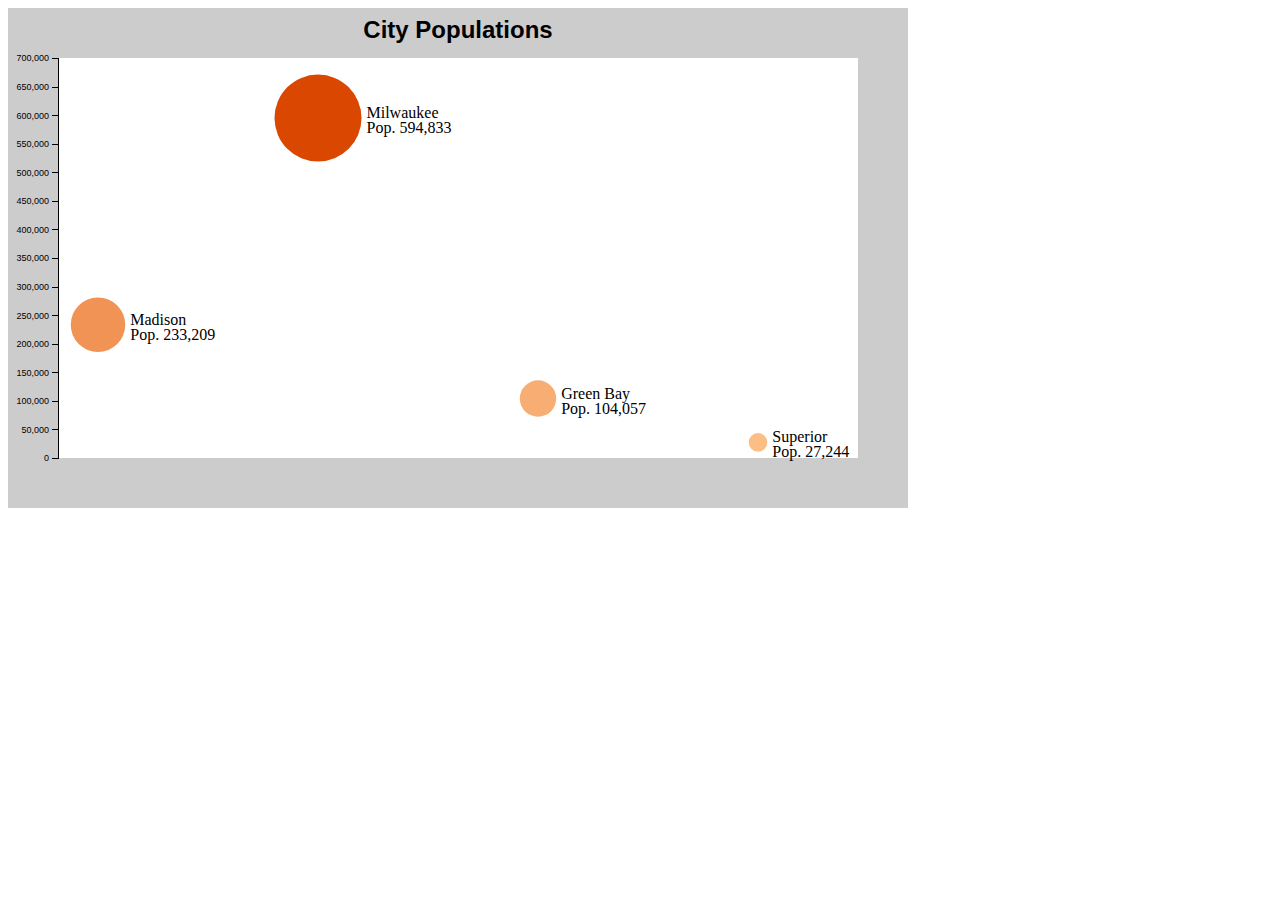
<file: chapter-8/index.html>
<!DOCTYPE html>
<html lang="en">

<head>
    <meta charset="utf-8">
    <meta name="viewport" content="width=device-width">

    <title></title>

    <!--put your external stylesheet links here-->
    <link rel="stylesheet" href="lib/leaflet/leaflet.css">
    <link rel="stylesheet" href="css/style.css">

</head>

<body>

    <div id="map"></div>


    <script type="text/javascript" src="lib/d3.min.js"></script>
    <script type="text/javascript" src="js/bubblechart.js"></script>

</body>

</html>
</file>
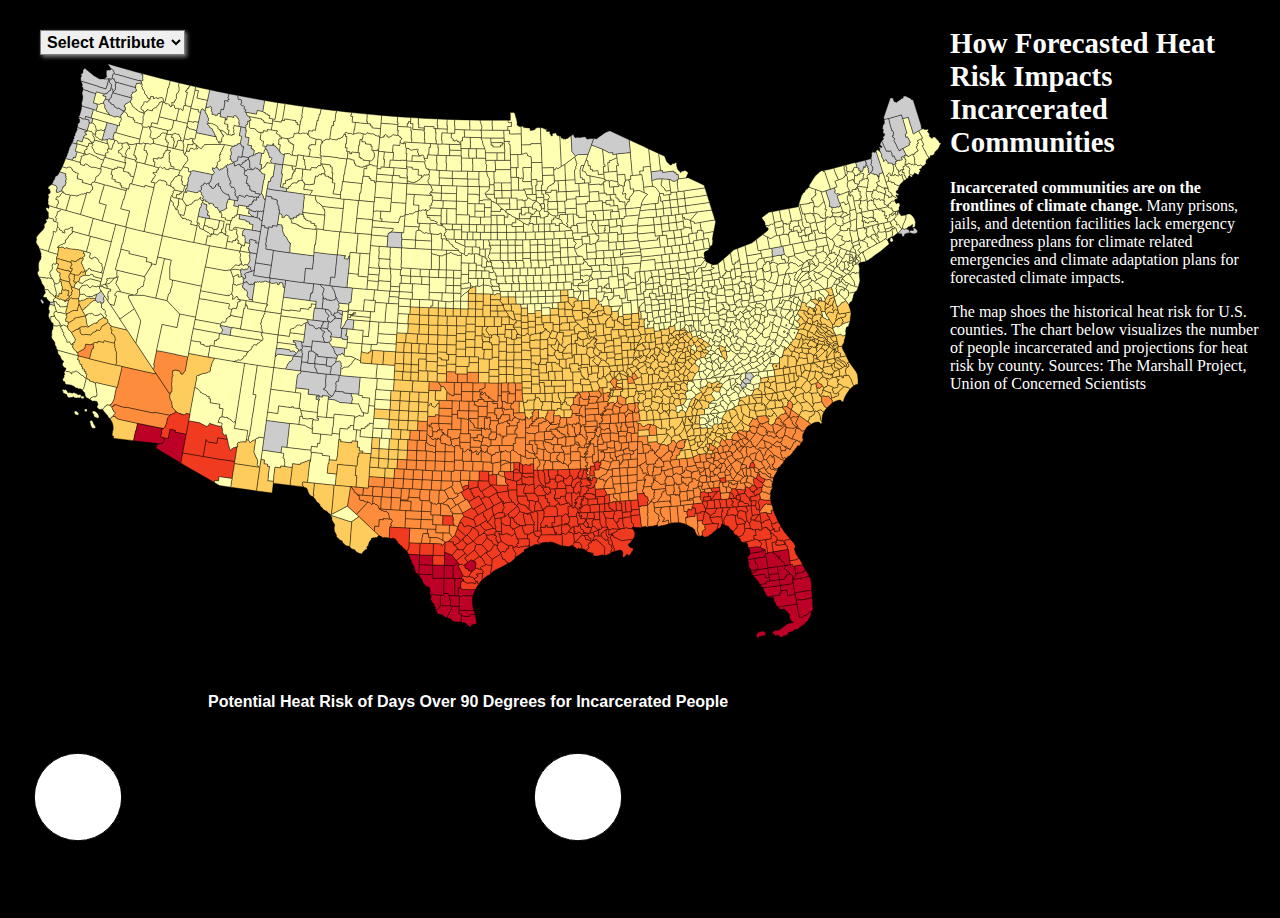
<file: chapter-9/index.html>
<!DOCTYPE html>
<html lang="en">

<head>
    <meta charset="utf-8">
    <meta name="viewport" content="width=device-width">

    <title></title>

    <!--put your external stylesheet links here-->
    <link rel="stylesheet" href="lib/leaflet/leaflet.css">
    <link rel="stylesheet" href="css/style.css">

</head>

<body>
    <div class="maphtml"></div>
    <div class="labellegend">
        <h1> How Forecasted Heat Risk Impacts Incarcerated Communities </h1>
        <p> <b>Incarcerated communities are on the frontlines of climate change.</b> Many prisons, jails, and detention
            facilities lack emergency preparedness plans for climate related emergencies and
            climate adaptation plans for forecasted climate impacts.</p>
        <p> The map shoes the historical heat risk for U.S. counties. The chart below visualizes the number of people
            incarcerated and projections for heat risk by county. Sources: The Marshall Project, Union of Concerned
            Scientists

        </p>

        <div class="labelclick"></div><div class="labelhover"></div>


    </div>

    <script type="text/javascript" src="lib/topojson.min.js"></script>
    <script type="text/javascript" src="lib/d3.min.js"></script>
    <script type="text/javascript" src="js/main.js"></script>

</body>

</html>
</file>
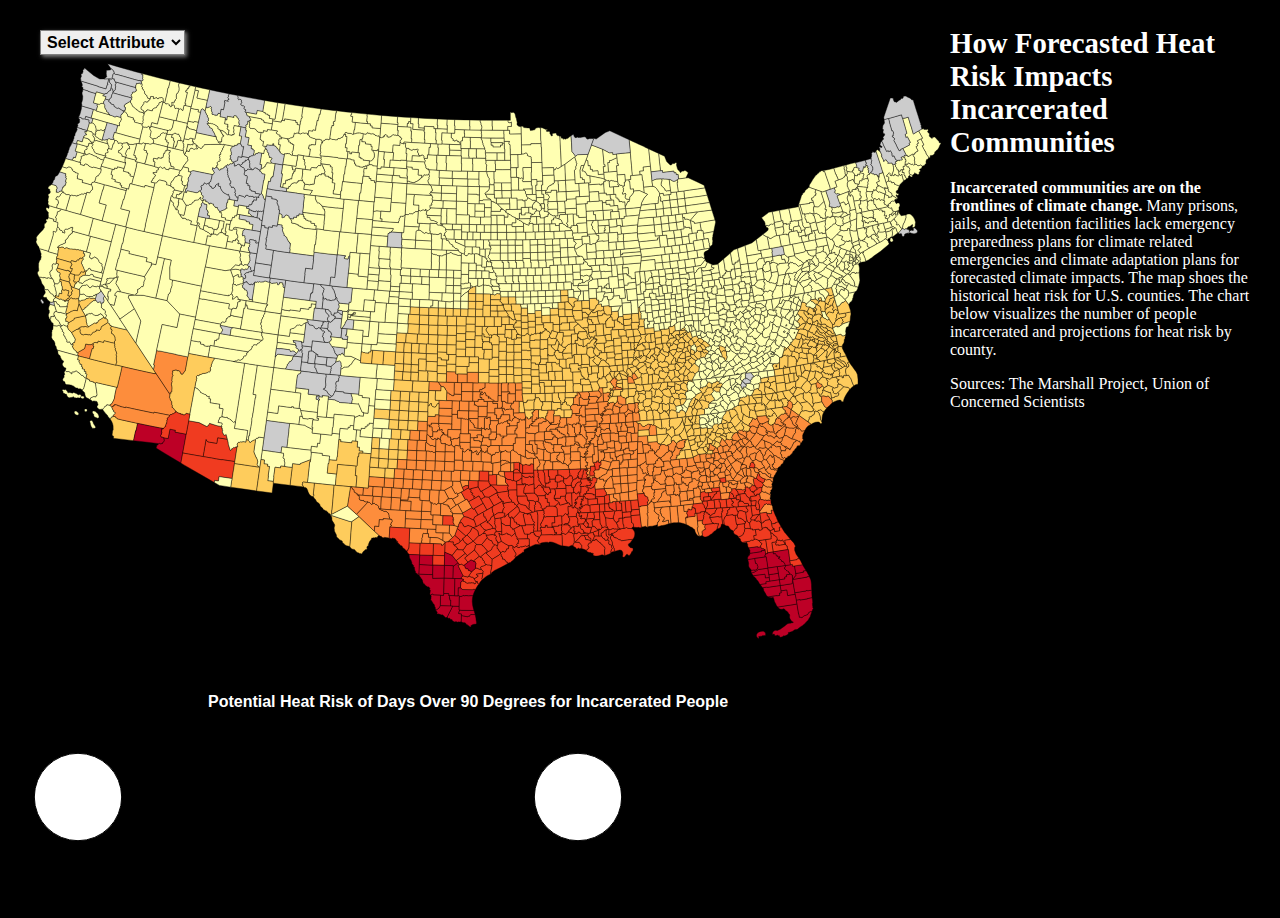
<file: chapter-10/HeatIndexD3.html>
<!DOCTYPE html>
<html lang="en">

<head>
    <meta charset="utf-8">
    <meta name="viewport" content="width=device-width">

    <title></title>

    <!--put your external stylesheet links here-->
    <link rel="stylesheet" href="lib/leaflet/leaflet.css">
    <link rel="stylesheet" href="css/incarcerationHeatIndex.css">

</head>

<body>
    <div class="maphtml"></div>
    <div class="labellegend">
        <h1> How Forecasted Heat Risk Impacts Incarcerated Communities </h1>
        <p> <b>Incarcerated communities are on the frontlines of climate change.</b> Many prisons, jails, and detention
            facilities lack emergency preparedness plans for climate related emergencies and
            climate adaptation plans for forecasted climate impacts.
            The map shoes the historical heat risk for U.S. counties. The chart below visualizes the number of people
            incarcerated and projections for heat risk by county. </p>
        <p> Sources: The Marshall Project, Union of Concerned
            Scientists

        </p>

        <div class="labelclick"></div>
        <div class="labelhover"></div>


    </div>

    <script type="text/javascript" src="lib/topojson.min.js"></script>
    <script type="text/javascript" src="lib/d3.min.js"></script>
    <script type="text/javascript" src="js/incarcerationHeatIndex.js"></script>

</body>

</html>
</file>
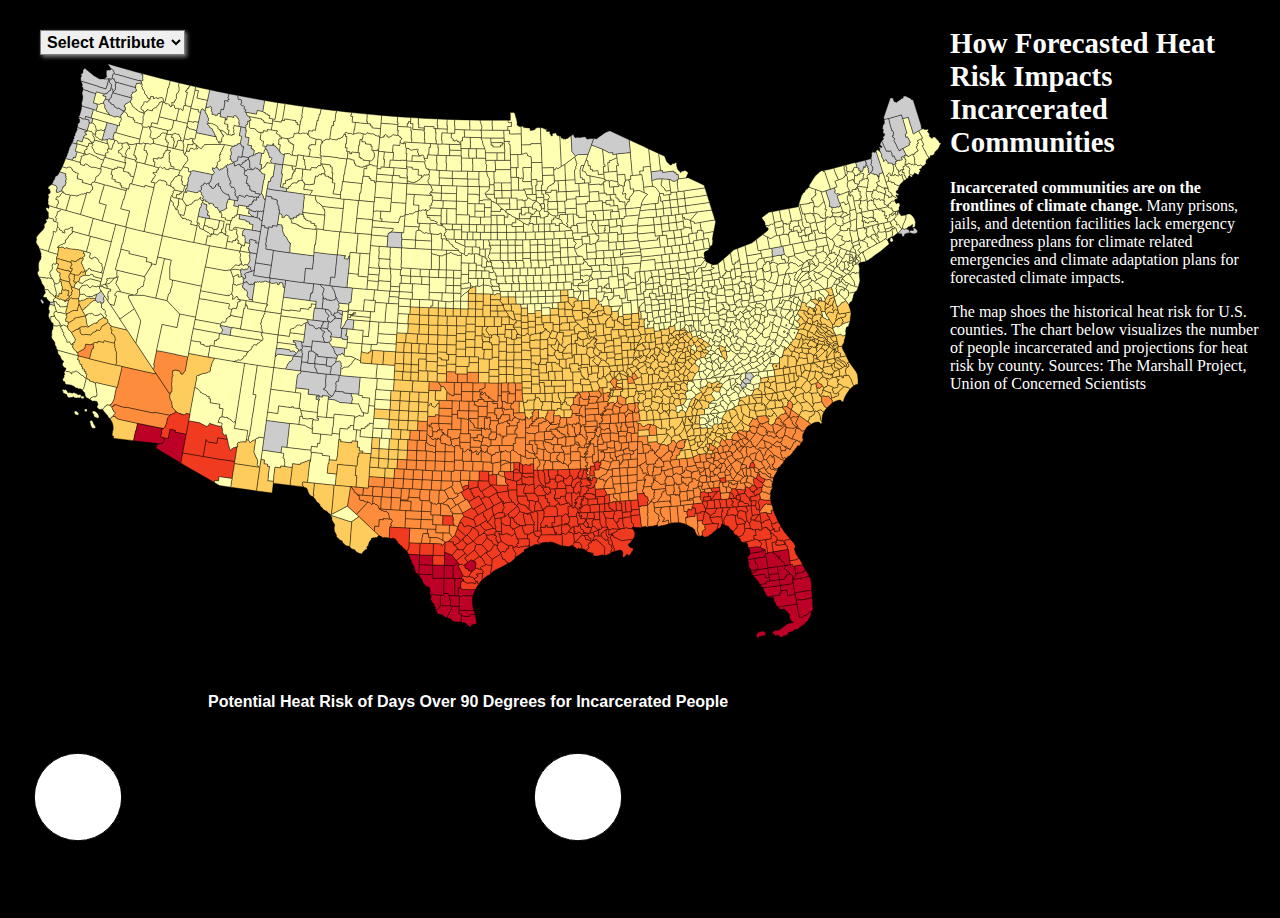
<file: chapter-9/HeatIndexD3.html>
<!DOCTYPE html>
<html lang="en">

<head>
    <meta charset="utf-8">
    <meta name="viewport" content="width=device-width">

    <title></title>

    <!--put your external stylesheet links here-->
    <link rel="stylesheet" href="lib/leaflet/leaflet.css">
    <link rel="stylesheet" href="css/incarcerationHeatIndex.css">

</head>

<body>
    <div class="maphtml"></div>
    <div class="labellegend">
        <h1> How Forecasted Heat Risk Impacts Incarcerated Communities </h1>
        <p> <b>Incarcerated communities are on the frontlines of climate change.</b> Many prisons, jails, and detention
            facilities lack emergency preparedness plans for climate related emergencies and
            climate adaptation plans for forecasted climate impacts.</p>
        <p> The map shoes the historical heat risk for U.S. counties. The chart below visualizes the number of people
            incarcerated and projections for heat risk by county. Sources: The Marshall Project, Union of Concerned
            Scientists

        </p>

        <div class="labelclick"></div><div class="labelhover"></div>


    </div>

    <script type="text/javascript" src="lib/topojson.min.js"></script>
    <script type="text/javascript" src="lib/d3.min.js"></script>
    <script type="text/javascript" src="js/incarcerationHeatIndex.js"></script>

</body>

</html>
</file>
<file: chapter-8/lib/leaflet/leaflet.css>
/* required styles */

.leaflet-pane,
.leaflet-tile,
.leaflet-marker-icon,
.leaflet-marker-shadow,
.leaflet-tile-container,
.leaflet-pane > svg,
.leaflet-pane > canvas,
.leaflet-zoom-box,
.leaflet-image-layer,
.leaflet-layer {
	position: absolute;
	left: 0;
	top: 0;
	}
.leaflet-container {
	overflow: hidden;
	}
.leaflet-tile,
.leaflet-marker-icon,
.leaflet-marker-shadow {
	-webkit-user-select: none;
	   -moz-user-select: none;
	        user-select: none;
	  -webkit-user-drag: none;
	}
/* Prevents IE11 from highlighting tiles in blue */
.leaflet-tile::selection {
	background: transparent;
}
/* Safari renders non-retina tile on retina better with this, but Chrome is worse */
.leaflet-safari .leaflet-tile {
	image-rendering: -webkit-optimize-contrast;
	}
/* hack that prevents hw layers "stretching" when loading new tiles */
.leaflet-safari .leaflet-tile-container {
	width: 1600px;
	height: 1600px;
	-webkit-transform-origin: 0 0;
	}
.leaflet-marker-icon,
.leaflet-marker-shadow {
	display: block;
	}
/* .leaflet-container svg: reset svg max-width decleration shipped in Joomla! (joomla.org) 3.x */
/* .leaflet-container img: map is broken in FF if you have max-width: 100% on tiles */
.leaflet-container .leaflet-overlay-pane svg,
.leaflet-container .leaflet-marker-pane img,
.leaflet-container .leaflet-shadow-pane img,
.leaflet-container .leaflet-tile-pane img,
.leaflet-container img.leaflet-image-layer,
.leaflet-container .leaflet-tile {
	max-width: none !important;
	max-height: none !important;
	}

.leaflet-container.leaflet-touch-zoom {
	-ms-touch-action: pan-x pan-y;
	touch-action: pan-x pan-y;
	}
.leaflet-container.leaflet-touch-drag {
	-ms-touch-action: pinch-zoom;
	/* Fallback for FF which doesn't support pinch-zoom */
	touch-action: none;
	touch-action: pinch-zoom;
}
.leaflet-container.leaflet-touch-drag.leaflet-touch-zoom {
	-ms-touch-action: none;
	touch-action: none;
}
.leaflet-container {
	-webkit-tap-highlight-color: transparent;
}
.leaflet-container a {
	-webkit-tap-highlight-color: rgba(51, 181, 229, 0.4);
}
.leaflet-tile {
	filter: inherit;
	visibility: hidden;
	}
.leaflet-tile-loaded {
	visibility: inherit;
	}
.leaflet-zoom-box {
	width: 0;
	height: 0;
	-moz-box-sizing: border-box;
	     box-sizing: border-box;
	z-index: 800;
	}
/* workaround for https://bugzilla.mozilla.org/show_bug.cgi?id=888319 */
.leaflet-overlay-pane svg {
	-moz-user-select: none;
	}

.leaflet-pane         { z-index: 400; }

.leaflet-tile-pane    { z-index: 200; }
.leaflet-overlay-pane { z-index: 400; }
.leaflet-shadow-pane  { z-index: 500; }
.leaflet-marker-pane  { z-index: 600; }
.leaflet-tooltip-pane   { z-index: 650; }
.leaflet-popup-pane   { z-index: 700; }

.leaflet-map-pane canvas { z-index: 100; }
.leaflet-map-pane svg    { z-index: 200; }

.leaflet-vml-shape {
	width: 1px;
	height: 1px;
	}
.lvml {
	behavior: url(#default#VML);
	display: inline-block;
	position: absolute;
	}


/* control positioning */

.leaflet-control {
	position: relative;
	z-index: 800;
	pointer-events: visiblePainted; /* IE 9-10 doesn't have auto */
	pointer-events: auto;
	}
.leaflet-top,
.leaflet-bottom {
	position: absolute;
	z-index: 1000;
	pointer-events: none;
	}
.leaflet-top {
	top: 0;
	}
.leaflet-right {
	right: 0;
	}
.leaflet-bottom {
	bottom: 0;
	}
.leaflet-left {
	left: 0;
	}
.leaflet-control {
	float: left;
	clear: both;
	}
.leaflet-right .leaflet-control {
	float: right;
	}
.leaflet-top .leaflet-control {
	margin-top: 10px;
	}
.leaflet-bottom .leaflet-control {
	margin-bottom: 10px;
	}
.leaflet-left .leaflet-control {
	margin-left: 10px;
	}
.leaflet-right .leaflet-control {
	margin-right: 10px;
	}


/* zoom and fade animations */

.leaflet-fade-anim .leaflet-tile {
	will-change: opacity;
	}
.leaflet-fade-anim .leaflet-popup {
	opacity: 0;
	-webkit-transition: opacity 0.2s linear;
	   -moz-transition: opacity 0.2s linear;
	        transition: opacity 0.2s linear;
	}
.leaflet-fade-anim .leaflet-map-pane .leaflet-popup {
	opacity: 1;
	}
.leaflet-zoom-animated {
	-webkit-transform-origin: 0 0;
	    -ms-transform-origin: 0 0;
	        transform-origin: 0 0;
	}
.leaflet-zoom-anim .leaflet-zoom-animated {
	will-change: transform;
	}
.leaflet-zoom-anim .leaflet-zoom-animated {
	-webkit-transition: -webkit-transform 0.25s cubic-bezier(0,0,0.25,1);
	   -moz-transition:    -moz-transform 0.25s cubic-bezier(0,0,0.25,1);
	        transition:         transform 0.25s cubic-bezier(0,0,0.25,1);
	}
.leaflet-zoom-anim .leaflet-tile,
.leaflet-pan-anim .leaflet-tile {
	-webkit-transition: none;
	   -moz-transition: none;
	        transition: none;
	}

.leaflet-zoom-anim .leaflet-zoom-hide {
	visibility: hidden;
	}


/* cursors */

.leaflet-interactive {
	cursor: pointer;
	}
.leaflet-grab {
	cursor: -webkit-grab;
	cursor:    -moz-grab;
	cursor:         grab;
	}
.leaflet-crosshair,
.leaflet-crosshair .leaflet-interactive {
	cursor: crosshair;
	}
.leaflet-popup-pane,
.leaflet-control {
	cursor: auto;
	}
.leaflet-dragging .leaflet-grab,
.leaflet-dragging .leaflet-grab .leaflet-interactive,
.leaflet-dragging .leaflet-marker-draggable {
	cursor: move;
	cursor: -webkit-grabbing;
	cursor:    -moz-grabbing;
	cursor:         grabbing;
	}

/* marker & overlays interactivity */
.leaflet-marker-icon,
.leaflet-marker-shadow,
.leaflet-image-layer,
.leaflet-pane > svg path,
.leaflet-tile-container {
	pointer-events: none;
	}

.leaflet-marker-icon.leaflet-interactive,
.leaflet-image-layer.leaflet-interactive,
.leaflet-pane > svg path.leaflet-interactive,
svg.leaflet-image-layer.leaflet-interactive path {
	pointer-events: visiblePainted; /* IE 9-10 doesn't have auto */
	pointer-events: auto;
	}

/* visual tweaks */

.leaflet-container {
	background: #ddd;
	outline: 0;
	}
.leaflet-container a {
	color: #0078A8;
	}
.leaflet-container a.leaflet-active {
	outline: 2px solid orange;
	}
.leaflet-zoom-box {
	border: 2px dotted #38f;
	background: rgba(255,255,255,0.5);
	}


/* general typography */
.leaflet-container {
	font: 12px/1.5 "Helvetica Neue", Arial, Helvetica, sans-serif;
	}


/* general toolbar styles */

.leaflet-bar {
	box-shadow: 0 1px 5px rgba(0,0,0,0.65);
	border-radius: 4px;
	}
.leaflet-bar a,
.leaflet-bar a:hover {
	background-color: #fff;
	border-bottom: 1px solid #ccc;
	width: 26px;
	height: 26px;
	line-height: 26px;
	display: block;
	text-align: center;
	text-decoration: none;
	color: black;
	}
.leaflet-bar a,
.leaflet-control-layers-toggle {
	background-position: 50% 50%;
	background-repeat: no-repeat;
	display: block;
	}
.leaflet-bar a:hover {
	background-color: #f4f4f4;
	}
.leaflet-bar a:first-child {
	border-top-left-radius: 4px;
	border-top-right-radius: 4px;
	}
.leaflet-bar a:last-child {
	border-bottom-left-radius: 4px;
	border-bottom-right-radius: 4px;
	border-bottom: none;
	}
.leaflet-bar a.leaflet-disabled {
	cursor: default;
	background-color: #f4f4f4;
	color: #bbb;
	}

.leaflet-touch .leaflet-bar a {
	width: 30px;
	height: 30px;
	line-height: 30px;
	}
.leaflet-touch .leaflet-bar a:first-child {
	border-top-left-radius: 2px;
	border-top-right-radius: 2px;
	}
.leaflet-touch .leaflet-bar a:last-child {
	border-bottom-left-radius: 2px;
	border-bottom-right-radius: 2px;
	}

/* zoom control */

.leaflet-control-zoom-in,
.leaflet-control-zoom-out {
	font: bold 18px 'Lucida Console', Monaco, monospace;
	text-indent: 1px;
	}

.leaflet-touch .leaflet-control-zoom-in, .leaflet-touch .leaflet-control-zoom-out  {
	font-size: 22px;
	}


/* layers control */

.leaflet-control-layers {
	box-shadow: 0 1px 5px rgba(0,0,0,0.4);
	background: #fff;
	border-radius: 5px;
	}
.leaflet-control-layers-toggle {
	background-image: url(images/layers.png);
	width: 36px;
	height: 36px;
	}
.leaflet-retina .leaflet-control-layers-toggle {
	background-image: url(images/layers-2x.png);
	background-size: 26px 26px;
	}
.leaflet-touch .leaflet-control-layers-toggle {
	width: 44px;
	height: 44px;
	}
.leaflet-control-layers .leaflet-control-layers-list,
.leaflet-control-layers-expanded .leaflet-control-layers-toggle {
	display: none;
	}
.leaflet-control-layers-expanded .leaflet-control-layers-list {
	display: block;
	position: relative;
	}
.leaflet-control-layers-expanded {
	padding: 6px 10px 6px 6px;
	color: #333;
	background: #fff;
	}
.leaflet-control-layers-scrollbar {
	overflow-y: scroll;
	overflow-x: hidden;
	padding-right: 5px;
	}
.leaflet-control-layers-selector {
	margin-top: 2px;
	position: relative;
	top: 1px;
	}
.leaflet-control-layers label {
	display: block;
	}
.leaflet-control-layers-separator {
	height: 0;
	border-top: 1px solid #ddd;
	margin: 5px -10px 5px -6px;
	}

/* Default icon URLs */
.leaflet-default-icon-path {
	background-image: url(images/marker-icon.png);
	}


/* attribution and scale controls */

.leaflet-container .leaflet-control-attribution {
	background: #fff;
	background: rgba(255, 255, 255, 0.7);
	margin: 0;
	}
.leaflet-control-attribution,
.leaflet-control-scale-line {
	padding: 0 5px;
	color: #333;
	}
.leaflet-control-attribution a {
	text-decoration: none;
	}
.leaflet-control-attribution a:hover {
	text-decoration: underline;
	}
.leaflet-container .leaflet-control-attribution,
.leaflet-container .leaflet-control-scale {
	font-size: 11px;
	}
.leaflet-left .leaflet-control-scale {
	margin-left: 5px;
	}
.leaflet-bottom .leaflet-control-scale {
	margin-bottom: 5px;
	}
.leaflet-control-scale-line {
	border: 2px solid #777;
	border-top: none;
	line-height: 1.1;
	padding: 2px 5px 1px;
	font-size: 11px;
	white-space: nowrap;
	overflow: hidden;
	-moz-box-sizing: border-box;
	     box-sizing: border-box;

	background: #fff;
	background: rgba(255, 255, 255, 0.5);
	}
.leaflet-control-scale-line:not(:first-child) {
	border-top: 2px solid #777;
	border-bottom: none;
	margin-top: -2px;
	}
.leaflet-control-scale-line:not(:first-child):not(:last-child) {
	border-bottom: 2px solid #777;
	}

.leaflet-touch .leaflet-control-attribution,
.leaflet-touch .leaflet-control-layers,
.leaflet-touch .leaflet-bar {
	box-shadow: none;
	}
.leaflet-touch .leaflet-control-layers,
.leaflet-touch .leaflet-bar {
	border: 2px solid rgba(0,0,0,0.2);
	background-clip: padding-box;
	}


/* popup */

.leaflet-popup {
	position: absolute;
	text-align: center;
	margin-bottom: 20px;
	}
.leaflet-popup-content-wrapper {
	padding: 1px;
	text-align: left;
	border-radius: 12px;
	}
.leaflet-popup-content {
	margin: 13px 19px;
	line-height: 1.4;
	}
.leaflet-popup-content p {
	margin: 18px 0;
	}
.leaflet-popup-tip-container {
	width: 40px;
	height: 20px;
	position: absolute;
	left: 50%;
	margin-left: -20px;
	overflow: hidden;
	pointer-events: none;
	}
.leaflet-popup-tip {
	width: 17px;
	height: 17px;
	padding: 1px;

	margin: -10px auto 0;

	-webkit-transform: rotate(45deg);
	   -moz-transform: rotate(45deg);
	    -ms-transform: rotate(45deg);
	        transform: rotate(45deg);
	}
.leaflet-popup-content-wrapper,
.leaflet-popup-tip {
	background: white;
	color: #333;
	box-shadow: 0 3px 14px rgba(0,0,0,0.4);
	}
.leaflet-container a.leaflet-popup-close-button {
	position: absolute;
	top: 0;
	right: 0;
	padding: 4px 4px 0 0;
	border: none;
	text-align: center;
	width: 18px;
	height: 14px;
	font: 16px/14px Tahoma, Verdana, sans-serif;
	color: #c3c3c3;
	text-decoration: none;
	font-weight: bold;
	background: transparent;
	}
.leaflet-container a.leaflet-popup-close-button:hover {
	color: #999;
	}
.leaflet-popup-scrolled {
	overflow: auto;
	border-bottom: 1px solid #ddd;
	border-top: 1px solid #ddd;
	}

.leaflet-oldie .leaflet-popup-content-wrapper {
	-ms-zoom: 1;
	}
.leaflet-oldie .leaflet-popup-tip {
	width: 24px;
	margin: 0 auto;

	-ms-filter: "progid:DXImageTransform.Microsoft.Matrix(M11=0.70710678, M12=0.70710678, M21=-0.70710678, M22=0.70710678)";
	filter: progid:DXImageTransform.Microsoft.Matrix(M11=0.70710678, M12=0.70710678, M21=-0.70710678, M22=0.70710678);
	}
.leaflet-oldie .leaflet-popup-tip-container {
	margin-top: -1px;
	}

.leaflet-oldie .leaflet-control-zoom,
.leaflet-oldie .leaflet-control-layers,
.leaflet-oldie .leaflet-popup-content-wrapper,
.leaflet-oldie .leaflet-popup-tip {
	border: 1px solid #999;
	}


/* div icon */

.leaflet-div-icon {
	background: #fff;
	border: 1px solid #666;
	}


/* Tooltip */
/* Base styles for the element that has a tooltip */
.leaflet-tooltip {
	position: absolute;
	padding: 6px;
	background-color: #fff;
	border: 1px solid #fff;
	border-radius: 3px;
	color: #222;
	white-space: nowrap;
	-webkit-user-select: none;
	-moz-user-select: none;
	-ms-user-select: none;
	user-select: none;
	pointer-events: none;
	box-shadow: 0 1px 3px rgba(0,0,0,0.4);
	}
.leaflet-tooltip.leaflet-clickable {
	cursor: pointer;
	pointer-events: auto;
	}
.leaflet-tooltip-top:before,
.leaflet-tooltip-bottom:before,
.leaflet-tooltip-left:before,
.leaflet-tooltip-right:before {
	position: absolute;
	pointer-events: none;
	border: 6px solid transparent;
	background: transparent;
	content: "";
	}

/* Directions */

.leaflet-tooltip-bottom {
	margin-top: 6px;
}
.leaflet-tooltip-top {
	margin-top: -6px;
}
.leaflet-tooltip-bottom:before,
.leaflet-tooltip-top:before {
	left: 50%;
	margin-left: -6px;
	}
.leaflet-tooltip-top:before {
	bottom: 0;
	margin-bottom: -12px;
	border-top-color: #fff;
	}
.leaflet-tooltip-bottom:before {
	top: 0;
	margin-top: -12px;
	margin-left: -6px;
	border-bottom-color: #fff;
	}
.leaflet-tooltip-left {
	margin-left: -6px;
}
.leaflet-tooltip-right {
	margin-left: 6px;
}
.leaflet-tooltip-left:before,
.leaflet-tooltip-right:before {
	top: 50%;
	margin-top: -6px;
	}
.leaflet-tooltip-left:before {
	right: 0;
	margin-right: -12px;
	border-left-color: #fff;
	}
.leaflet-tooltip-right:before {
	left: 0;
	margin-left: -12px;
	border-right-color: #fff;
	}
</file>
<file: chapter-8/css/style.css>
.axis path,
.axis line {
    fill: none;
    stroke: black;
    stroke-width: 1px;
    shape-rendering: crispEdges;
}

.axis text {
    font-family: sans-serif;
    font-size: 0.9em;
}

.title {
    font-family: sans-serif;
    font-size: 1.5em;
    font-weight: bold;
}
</file>
<file: chapter-9/lib/leaflet/leaflet.css>
/* required styles */

.leaflet-pane,
.leaflet-tile,
.leaflet-marker-icon,
.leaflet-marker-shadow,
.leaflet-tile-container,
.leaflet-pane > svg,
.leaflet-pane > canvas,
.leaflet-zoom-box,
.leaflet-image-layer,
.leaflet-layer {
	position: absolute;
	left: 0;
	top: 0;
	}
.leaflet-container {
	overflow: hidden;
	}
.leaflet-tile,
.leaflet-marker-icon,
.leaflet-marker-shadow {
	-webkit-user-select: none;
	   -moz-user-select: none;
	        user-select: none;
	  -webkit-user-drag: none;
	}
/* Prevents IE11 from highlighting tiles in blue */
.leaflet-tile::selection {
	background: transparent;
}
/* Safari renders non-retina tile on retina better with this, but Chrome is worse */
.leaflet-safari .leaflet-tile {
	image-rendering: -webkit-optimize-contrast;
	}
/* hack that prevents hw layers "stretching" when loading new tiles */
.leaflet-safari .leaflet-tile-container {
	width: 1600px;
	height: 1600px;
	-webkit-transform-origin: 0 0;
	}
.leaflet-marker-icon,
.leaflet-marker-shadow {
	display: block;
	}
/* .leaflet-container svg: reset svg max-width decleration shipped in Joomla! (joomla.org) 3.x */
/* .leaflet-container img: map is broken in FF if you have max-width: 100% on tiles */
.leaflet-container .leaflet-overlay-pane svg,
.leaflet-container .leaflet-marker-pane img,
.leaflet-container .leaflet-shadow-pane img,
.leaflet-container .leaflet-tile-pane img,
.leaflet-container img.leaflet-image-layer,
.leaflet-container .leaflet-tile {
	max-width: none !important;
	max-height: none !important;
	}

.leaflet-container.leaflet-touch-zoom {
	-ms-touch-action: pan-x pan-y;
	touch-action: pan-x pan-y;
	}
.leaflet-container.leaflet-touch-drag {
	-ms-touch-action: pinch-zoom;
	/* Fallback for FF which doesn't support pinch-zoom */
	touch-action: none;
	touch-action: pinch-zoom;
}
.leaflet-container.leaflet-touch-drag.leaflet-touch-zoom {
	-ms-touch-action: none;
	touch-action: none;
}
.leaflet-container {
	-webkit-tap-highlight-color: transparent;
}
.leaflet-container a {
	-webkit-tap-highlight-color: rgba(51, 181, 229, 0.4);
}
.leaflet-tile {
	filter: inherit;
	visibility: hidden;
	}
.leaflet-tile-loaded {
	visibility: inherit;
	}
.leaflet-zoom-box {
	width: 0;
	height: 0;
	-moz-box-sizing: border-box;
	     box-sizing: border-box;
	z-index: 800;
	}
/* workaround for https://bugzilla.mozilla.org/show_bug.cgi?id=888319 */
.leaflet-overlay-pane svg {
	-moz-user-select: none;
	}

.leaflet-pane         { z-index: 400; }

.leaflet-tile-pane    { z-index: 200; }
.leaflet-overlay-pane { z-index: 400; }
.leaflet-shadow-pane  { z-index: 500; }
.leaflet-marker-pane  { z-index: 600; }
.leaflet-tooltip-pane   { z-index: 650; }
.leaflet-popup-pane   { z-index: 700; }

.leaflet-map-pane canvas { z-index: 100; }
.leaflet-map-pane svg    { z-index: 200; }

.leaflet-vml-shape {
	width: 1px;
	height: 1px;
	}
.lvml {
	behavior: url(#default#VML);
	display: inline-block;
	position: absolute;
	}


/* control positioning */

.leaflet-control {
	position: relative;
	z-index: 800;
	pointer-events: visiblePainted; /* IE 9-10 doesn't have auto */
	pointer-events: auto;
	}
.leaflet-top,
.leaflet-bottom {
	position: absolute;
	z-index: 1000;
	pointer-events: none;
	}
.leaflet-top {
	top: 0;
	}
.leaflet-right {
	right: 0;
	}
.leaflet-bottom {
	bottom: 0;
	}
.leaflet-left {
	left: 0;
	}
.leaflet-control {
	float: left;
	clear: both;
	}
.leaflet-right .leaflet-control {
	float: right;
	}
.leaflet-top .leaflet-control {
	margin-top: 10px;
	}
.leaflet-bottom .leaflet-control {
	margin-bottom: 10px;
	}
.leaflet-left .leaflet-control {
	margin-left: 10px;
	}
.leaflet-right .leaflet-control {
	margin-right: 10px;
	}


/* zoom and fade animations */

.leaflet-fade-anim .leaflet-tile {
	will-change: opacity;
	}
.leaflet-fade-anim .leaflet-popup {
	opacity: 0;
	-webkit-transition: opacity 0.2s linear;
	   -moz-transition: opacity 0.2s linear;
	        transition: opacity 0.2s linear;
	}
.leaflet-fade-anim .leaflet-map-pane .leaflet-popup {
	opacity: 1;
	}
.leaflet-zoom-animated {
	-webkit-transform-origin: 0 0;
	    -ms-transform-origin: 0 0;
	        transform-origin: 0 0;
	}
.leaflet-zoom-anim .leaflet-zoom-animated {
	will-change: transform;
	}
.leaflet-zoom-anim .leaflet-zoom-animated {
	-webkit-transition: -webkit-transform 0.25s cubic-bezier(0,0,0.25,1);
	   -moz-transition:    -moz-transform 0.25s cubic-bezier(0,0,0.25,1);
	        transition:         transform 0.25s cubic-bezier(0,0,0.25,1);
	}
.leaflet-zoom-anim .leaflet-tile,
.leaflet-pan-anim .leaflet-tile {
	-webkit-transition: none;
	   -moz-transition: none;
	        transition: none;
	}

.leaflet-zoom-anim .leaflet-zoom-hide {
	visibility: hidden;
	}


/* cursors */

.leaflet-interactive {
	cursor: pointer;
	}
.leaflet-grab {
	cursor: -webkit-grab;
	cursor:    -moz-grab;
	cursor:         grab;
	}
.leaflet-crosshair,
.leaflet-crosshair .leaflet-interactive {
	cursor: crosshair;
	}
.leaflet-popup-pane,
.leaflet-control {
	cursor: auto;
	}
.leaflet-dragging .leaflet-grab,
.leaflet-dragging .leaflet-grab .leaflet-interactive,
.leaflet-dragging .leaflet-marker-draggable {
	cursor: move;
	cursor: -webkit-grabbing;
	cursor:    -moz-grabbing;
	cursor:         grabbing;
	}

/* marker & overlays interactivity */
.leaflet-marker-icon,
.leaflet-marker-shadow,
.leaflet-image-layer,
.leaflet-pane > svg path,
.leaflet-tile-container {
	pointer-events: none;
	}

.leaflet-marker-icon.leaflet-interactive,
.leaflet-image-layer.leaflet-interactive,
.leaflet-pane > svg path.leaflet-interactive,
svg.leaflet-image-layer.leaflet-interactive path {
	pointer-events: visiblePainted; /* IE 9-10 doesn't have auto */
	pointer-events: auto;
	}

/* visual tweaks */

.leaflet-container {
	background: #ddd;
	outline: 0;
	}
.leaflet-container a {
	color: #0078A8;
	}
.leaflet-container a.leaflet-active {
	outline: 2px solid orange;
	}
.leaflet-zoom-box {
	border: 2px dotted #38f;
	background: rgba(255,255,255,0.5);
	}


/* general typography */
.leaflet-container {
	font: 12px/1.5 "Helvetica Neue", Arial, Helvetica, sans-serif;
	}


/* general toolbar styles */

.leaflet-bar {
	box-shadow: 0 1px 5px rgba(0,0,0,0.65);
	border-radius: 4px;
	}
.leaflet-bar a,
.leaflet-bar a:hover {
	background-color: #fff;
	border-bottom: 1px solid #ccc;
	width: 26px;
	height: 26px;
	line-height: 26px;
	display: block;
	text-align: center;
	text-decoration: none;
	color: black;
	}
.leaflet-bar a,
.leaflet-control-layers-toggle {
	background-position: 50% 50%;
	background-repeat: no-repeat;
	display: block;
	}
.leaflet-bar a:hover {
	background-color: #f4f4f4;
	}
.leaflet-bar a:first-child {
	border-top-left-radius: 4px;
	border-top-right-radius: 4px;
	}
.leaflet-bar a:last-child {
	border-bottom-left-radius: 4px;
	border-bottom-right-radius: 4px;
	border-bottom: none;
	}
.leaflet-bar a.leaflet-disabled {
	cursor: default;
	background-color: #f4f4f4;
	color: #bbb;
	}

.leaflet-touch .leaflet-bar a {
	width: 30px;
	height: 30px;
	line-height: 30px;
	}
.leaflet-touch .leaflet-bar a:first-child {
	border-top-left-radius: 2px;
	border-top-right-radius: 2px;
	}
.leaflet-touch .leaflet-bar a:last-child {
	border-bottom-left-radius: 2px;
	border-bottom-right-radius: 2px;
	}

/* zoom control */

.leaflet-control-zoom-in,
.leaflet-control-zoom-out {
	font: bold 18px 'Lucida Console', Monaco, monospace;
	text-indent: 1px;
	}

.leaflet-touch .leaflet-control-zoom-in, .leaflet-touch .leaflet-control-zoom-out  {
	font-size: 22px;
	}


/* layers control */

.leaflet-control-layers {
	box-shadow: 0 1px 5px rgba(0,0,0,0.4);
	background: #fff;
	border-radius: 5px;
	}
.leaflet-control-layers-toggle {
	background-image: url(images/layers.png);
	width: 36px;
	height: 36px;
	}
.leaflet-retina .leaflet-control-layers-toggle {
	background-image: url(images/layers-2x.png);
	background-size: 26px 26px;
	}
.leaflet-touch .leaflet-control-layers-toggle {
	width: 44px;
	height: 44px;
	}
.leaflet-control-layers .leaflet-control-layers-list,
.leaflet-control-layers-expanded .leaflet-control-layers-toggle {
	display: none;
	}
.leaflet-control-layers-expanded .leaflet-control-layers-list {
	display: block;
	position: relative;
	}
.leaflet-control-layers-expanded {
	padding: 6px 10px 6px 6px;
	color: #333;
	background: #fff;
	}
.leaflet-control-layers-scrollbar {
	overflow-y: scroll;
	overflow-x: hidden;
	padding-right: 5px;
	}
.leaflet-control-layers-selector {
	margin-top: 2px;
	position: relative;
	top: 1px;
	}
.leaflet-control-layers label {
	display: block;
	}
.leaflet-control-layers-separator {
	height: 0;
	border-top: 1px solid #ddd;
	margin: 5px -10px 5px -6px;
	}

/* Default icon URLs */
.leaflet-default-icon-path {
	background-image: url(images/marker-icon.png);
	}


/* attribution and scale controls */

.leaflet-container .leaflet-control-attribution {
	background: #fff;
	background: rgba(255, 255, 255, 0.7);
	margin: 0;
	}
.leaflet-control-attribution,
.leaflet-control-scale-line {
	padding: 0 5px;
	color: #333;
	}
.leaflet-control-attribution a {
	text-decoration: none;
	}
.leaflet-control-attribution a:hover {
	text-decoration: underline;
	}
.leaflet-container .leaflet-control-attribution,
.leaflet-container .leaflet-control-scale {
	font-size: 11px;
	}
.leaflet-left .leaflet-control-scale {
	margin-left: 5px;
	}
.leaflet-bottom .leaflet-control-scale {
	margin-bottom: 5px;
	}
.leaflet-control-scale-line {
	border: 2px solid #777;
	border-top: none;
	line-height: 1.1;
	padding: 2px 5px 1px;
	font-size: 11px;
	white-space: nowrap;
	overflow: hidden;
	-moz-box-sizing: border-box;
	     box-sizing: border-box;

	background: #fff;
	background: rgba(255, 255, 255, 0.5);
	}
.leaflet-control-scale-line:not(:first-child) {
	border-top: 2px solid #777;
	border-bottom: none;
	margin-top: -2px;
	}
.leaflet-control-scale-line:not(:first-child):not(:last-child) {
	border-bottom: 2px solid #777;
	}

.leaflet-touch .leaflet-control-attribution,
.leaflet-touch .leaflet-control-layers,
.leaflet-touch .leaflet-bar {
	box-shadow: none;
	}
.leaflet-touch .leaflet-control-layers,
.leaflet-touch .leaflet-bar {
	border: 2px solid rgba(0,0,0,0.2);
	background-clip: padding-box;
	}


/* popup */

.leaflet-popup {
	position: absolute;
	text-align: center;
	margin-bottom: 20px;
	}
.leaflet-popup-content-wrapper {
	padding: 1px;
	text-align: left;
	border-radius: 12px;
	}
.leaflet-popup-content {
	margin: 13px 19px;
	line-height: 1.4;
	}
.leaflet-popup-content p {
	margin: 18px 0;
	}
.leaflet-popup-tip-container {
	width: 40px;
	height: 20px;
	position: absolute;
	left: 50%;
	margin-left: -20px;
	overflow: hidden;
	pointer-events: none;
	}
.leaflet-popup-tip {
	width: 17px;
	height: 17px;
	padding: 1px;

	margin: -10px auto 0;

	-webkit-transform: rotate(45deg);
	   -moz-transform: rotate(45deg);
	    -ms-transform: rotate(45deg);
	        transform: rotate(45deg);
	}
.leaflet-popup-content-wrapper,
.leaflet-popup-tip {
	background: white;
	color: #333;
	box-shadow: 0 3px 14px rgba(0,0,0,0.4);
	}
.leaflet-container a.leaflet-popup-close-button {
	position: absolute;
	top: 0;
	right: 0;
	padding: 4px 4px 0 0;
	border: none;
	text-align: center;
	width: 18px;
	height: 14px;
	font: 16px/14px Tahoma, Verdana, sans-serif;
	color: #c3c3c3;
	text-decoration: none;
	font-weight: bold;
	background: transparent;
	}
.leaflet-container a.leaflet-popup-close-button:hover {
	color: #999;
	}
.leaflet-popup-scrolled {
	overflow: auto;
	border-bottom: 1px solid #ddd;
	border-top: 1px solid #ddd;
	}

.leaflet-oldie .leaflet-popup-content-wrapper {
	-ms-zoom: 1;
	}
.leaflet-oldie .leaflet-popup-tip {
	width: 24px;
	margin: 0 auto;

	-ms-filter: "progid:DXImageTransform.Microsoft.Matrix(M11=0.70710678, M12=0.70710678, M21=-0.70710678, M22=0.70710678)";
	filter: progid:DXImageTransform.Microsoft.Matrix(M11=0.70710678, M12=0.70710678, M21=-0.70710678, M22=0.70710678);
	}
.leaflet-oldie .leaflet-popup-tip-container {
	margin-top: -1px;
	}

.leaflet-oldie .leaflet-control-zoom,
.leaflet-oldie .leaflet-control-layers,
.leaflet-oldie .leaflet-popup-content-wrapper,
.leaflet-oldie .leaflet-popup-tip {
	border: 1px solid #999;
	}


/* div icon */

.leaflet-div-icon {
	background: #fff;
	border: 1px solid #666;
	}


/* Tooltip */
/* Base styles for the element that has a tooltip */
.leaflet-tooltip {
	position: absolute;
	padding: 6px;
	background-color: #fff;
	border: 1px solid #fff;
	border-radius: 3px;
	color: #222;
	white-space: nowrap;
	-webkit-user-select: none;
	-moz-user-select: none;
	-ms-user-select: none;
	user-select: none;
	pointer-events: none;
	box-shadow: 0 1px 3px rgba(0,0,0,0.4);
	}
.leaflet-tooltip.leaflet-clickable {
	cursor: pointer;
	pointer-events: auto;
	}
.leaflet-tooltip-top:before,
.leaflet-tooltip-bottom:before,
.leaflet-tooltip-left:before,
.leaflet-tooltip-right:before {
	position: absolute;
	pointer-events: none;
	border: 6px solid transparent;
	background: transparent;
	content: "";
	}

/* Directions */

.leaflet-tooltip-bottom {
	margin-top: 6px;
}
.leaflet-tooltip-top {
	margin-top: -6px;
}
.leaflet-tooltip-bottom:before,
.leaflet-tooltip-top:before {
	left: 50%;
	margin-left: -6px;
	}
.leaflet-tooltip-top:before {
	bottom: 0;
	margin-bottom: -12px;
	border-top-color: #fff;
	}
.leaflet-tooltip-bottom:before {
	top: 0;
	margin-top: -12px;
	margin-left: -6px;
	border-bottom-color: #fff;
	}
.leaflet-tooltip-left {
	margin-left: -6px;
}
.leaflet-tooltip-right {
	margin-left: 6px;
}
.leaflet-tooltip-left:before,
.leaflet-tooltip-right:before {
	top: 50%;
	margin-top: -6px;
	}
.leaflet-tooltip-left:before {
	right: 0;
	margin-right: -12px;
	border-left-color: #fff;
	}
.leaflet-tooltip-right:before {
	left: 0;
	margin-left: -12px;
	border-right-color: #fff;
	}
</file>
<file: chapter-9/css/style.css>
body {
    background-color: black;
}

.counties {
    fill: #ffffff;
    stroke: black;
    stroke-width: .4px;
}

.gratLines {
    fill: none;
    stroke: #999;
    stroke-width: 1px;
}

.gratBackground {
    fill: black;
}

/* .map { */
/* border: medium solid #999; */
/* width: 97vw;
    height: 72vh; */

/* } */

/* .chart { */
/* border: medium solid #999; */
/* width: 97vw;
    height: 20vh; */
/* } */

.incarceratedCircle {
    fill: white;
}

.incarceratedHoverCircle {
    fill: white;
}

circle {
    fill: none;
    stroke: black;
}

.axis path,
.axis line {
    fill: none;
    stroke: black;
    stroke-width: 1px;
    shape-rendering: crispEdges;
}

.axis text {
    font-family: sans-serif;
    font-size: 0.9em;
    color: white;
}

.heatIndex {
    fill: black;
}

.linePlot1 {
    fill: white;
    stroke-width: 1px;
    height: 500px;
    color: white;
}

.linePlot2 {
    fill: white;
    height: 500px;
    overflow: visible;
    color: white;

}

.numbers {
    fill: black;
    font-family: sans-serif;
}

.chartTitle {
    fill: white;
    font-family: sans-serif;
    font-size: 1 em;
    font-weight: bold;
    text-align: center;
}

.dropdown {
    position: absolute;
    top: 30px;
    left: 40px;
    z-index: 10;
    font-family: sans-serif;
    font-size: 1em;
    font-weight: bold;
    padding: 2px;
    border: 1px solid gray;
    box-shadow: 2px 2px 4px gray;
}

option {
    font-weight: normal;
}

.infolabel {
    margin: 0 20px 0 0;
    position: absolute;
    height: 72px;
    min-width: 100px;
    /* color: #fff; */
    background-color: #000;
    border: solid thin black;
    padding: 5px 10px;
    top: -75px;

}

.infolabel h1 {
    margin: 0 20px 0 0;
    padding: 0;
    display: inline-block;
    line-height: 1em;
}

.labelname {
    font-weight: bold;
}

.infolabelchart {
    margin: 0 20px 0 0;
    position: absolute;
    height: 72px;
    min-width: 100px;
    color: black;
    /* background-color: #000; */
    border: solid thin black;
    padding: 5px 10px;
    top: -75px;
}

.countylabelincarceratedCircle {
    font-weight: bold;
}

.countylabelincarceratedHoverCircle {
    font-weight: bold;
}

.maphtml {
    width: 75vw;
    height: 100vh;
    float: left;
}

.labellegend {
    padding-right: 10px;
    padding-bottom: 10px;
    position: absolute;
    right: 0;
    width: 25vw;
    height: 100vh;
    float: right;
}

.labellegend p {
    color: white;

}

.labellegend ul {
    margin: 10px 0;
}

.labellegend h1 {
    color: white;
        font-size: 1.8em;
}
.labelclick {
    position: relative;
    width: 100%;
}

.labelhover {
    position: relative;
    width: 100%;
;
}

.chartlegendclick {
    padding-left: 5px;
    padding-bottom: 1px;
}

.chartlegendhover {
    padding-left: 5px;
    padding-bottom: 1px;
}

.chartlegend {
    margin: 10 10 10 10;
    position: absolute;
    height: 100px;
    width: 100%;
    color: black;
    /* background-color: #000; */
    border: solid thin black;
    padding: 5px 10px;
    top: -75px;
}
</file>
<file: chapter-10/lib/leaflet/leaflet.css>
/* required styles */

.leaflet-pane,
.leaflet-tile,
.leaflet-marker-icon,
.leaflet-marker-shadow,
.leaflet-tile-container,
.leaflet-pane > svg,
.leaflet-pane > canvas,
.leaflet-zoom-box,
.leaflet-image-layer,
.leaflet-layer {
	position: absolute;
	left: 0;
	top: 0;
	}
.leaflet-container {
	overflow: hidden;
	}
.leaflet-tile,
.leaflet-marker-icon,
.leaflet-marker-shadow {
	-webkit-user-select: none;
	   -moz-user-select: none;
	        user-select: none;
	  -webkit-user-drag: none;
	}
/* Prevents IE11 from highlighting tiles in blue */
.leaflet-tile::selection {
	background: transparent;
}
/* Safari renders non-retina tile on retina better with this, but Chrome is worse */
.leaflet-safari .leaflet-tile {
	image-rendering: -webkit-optimize-contrast;
	}
/* hack that prevents hw layers "stretching" when loading new tiles */
.leaflet-safari .leaflet-tile-container {
	width: 1600px;
	height: 1600px;
	-webkit-transform-origin: 0 0;
	}
.leaflet-marker-icon,
.leaflet-marker-shadow {
	display: block;
	}
/* .leaflet-container svg: reset svg max-width decleration shipped in Joomla! (joomla.org) 3.x */
/* .leaflet-container img: map is broken in FF if you have max-width: 100% on tiles */
.leaflet-container .leaflet-overlay-pane svg,
.leaflet-container .leaflet-marker-pane img,
.leaflet-container .leaflet-shadow-pane img,
.leaflet-container .leaflet-tile-pane img,
.leaflet-container img.leaflet-image-layer,
.leaflet-container .leaflet-tile {
	max-width: none !important;
	max-height: none !important;
	}

.leaflet-container.leaflet-touch-zoom {
	-ms-touch-action: pan-x pan-y;
	touch-action: pan-x pan-y;
	}
.leaflet-container.leaflet-touch-drag {
	-ms-touch-action: pinch-zoom;
	/* Fallback for FF which doesn't support pinch-zoom */
	touch-action: none;
	touch-action: pinch-zoom;
}
.leaflet-container.leaflet-touch-drag.leaflet-touch-zoom {
	-ms-touch-action: none;
	touch-action: none;
}
.leaflet-container {
	-webkit-tap-highlight-color: transparent;
}
.leaflet-container a {
	-webkit-tap-highlight-color: rgba(51, 181, 229, 0.4);
}
.leaflet-tile {
	filter: inherit;
	visibility: hidden;
	}
.leaflet-tile-loaded {
	visibility: inherit;
	}
.leaflet-zoom-box {
	width: 0;
	height: 0;
	-moz-box-sizing: border-box;
	     box-sizing: border-box;
	z-index: 800;
	}
/* workaround for https://bugzilla.mozilla.org/show_bug.cgi?id=888319 */
.leaflet-overlay-pane svg {
	-moz-user-select: none;
	}

.leaflet-pane         { z-index: 400; }

.leaflet-tile-pane    { z-index: 200; }
.leaflet-overlay-pane { z-index: 400; }
.leaflet-shadow-pane  { z-index: 500; }
.leaflet-marker-pane  { z-index: 600; }
.leaflet-tooltip-pane   { z-index: 650; }
.leaflet-popup-pane   { z-index: 700; }

.leaflet-map-pane canvas { z-index: 100; }
.leaflet-map-pane svg    { z-index: 200; }

.leaflet-vml-shape {
	width: 1px;
	height: 1px;
	}
.lvml {
	behavior: url(#default#VML);
	display: inline-block;
	position: absolute;
	}


/* control positioning */

.leaflet-control {
	position: relative;
	z-index: 800;
	pointer-events: visiblePainted; /* IE 9-10 doesn't have auto */
	pointer-events: auto;
	}
.leaflet-top,
.leaflet-bottom {
	position: absolute;
	z-index: 1000;
	pointer-events: none;
	}
.leaflet-top {
	top: 0;
	}
.leaflet-right {
	right: 0;
	}
.leaflet-bottom {
	bottom: 0;
	}
.leaflet-left {
	left: 0;
	}
.leaflet-control {
	float: left;
	clear: both;
	}
.leaflet-right .leaflet-control {
	float: right;
	}
.leaflet-top .leaflet-control {
	margin-top: 10px;
	}
.leaflet-bottom .leaflet-control {
	margin-bottom: 10px;
	}
.leaflet-left .leaflet-control {
	margin-left: 10px;
	}
.leaflet-right .leaflet-control {
	margin-right: 10px;
	}


/* zoom and fade animations */

.leaflet-fade-anim .leaflet-tile {
	will-change: opacity;
	}
.leaflet-fade-anim .leaflet-popup {
	opacity: 0;
	-webkit-transition: opacity 0.2s linear;
	   -moz-transition: opacity 0.2s linear;
	        transition: opacity 0.2s linear;
	}
.leaflet-fade-anim .leaflet-map-pane .leaflet-popup {
	opacity: 1;
	}
.leaflet-zoom-animated {
	-webkit-transform-origin: 0 0;
	    -ms-transform-origin: 0 0;
	        transform-origin: 0 0;
	}
.leaflet-zoom-anim .leaflet-zoom-animated {
	will-change: transform;
	}
.leaflet-zoom-anim .leaflet-zoom-animated {
	-webkit-transition: -webkit-transform 0.25s cubic-bezier(0,0,0.25,1);
	   -moz-transition:    -moz-transform 0.25s cubic-bezier(0,0,0.25,1);
	        transition:         transform 0.25s cubic-bezier(0,0,0.25,1);
	}
.leaflet-zoom-anim .leaflet-tile,
.leaflet-pan-anim .leaflet-tile {
	-webkit-transition: none;
	   -moz-transition: none;
	        transition: none;
	}

.leaflet-zoom-anim .leaflet-zoom-hide {
	visibility: hidden;
	}


/* cursors */

.leaflet-interactive {
	cursor: pointer;
	}
.leaflet-grab {
	cursor: -webkit-grab;
	cursor:    -moz-grab;
	cursor:         grab;
	}
.leaflet-crosshair,
.leaflet-crosshair .leaflet-interactive {
	cursor: crosshair;
	}
.leaflet-popup-pane,
.leaflet-control {
	cursor: auto;
	}
.leaflet-dragging .leaflet-grab,
.leaflet-dragging .leaflet-grab .leaflet-interactive,
.leaflet-dragging .leaflet-marker-draggable {
	cursor: move;
	cursor: -webkit-grabbing;
	cursor:    -moz-grabbing;
	cursor:         grabbing;
	}

/* marker & overlays interactivity */
.leaflet-marker-icon,
.leaflet-marker-shadow,
.leaflet-image-layer,
.leaflet-pane > svg path,
.leaflet-tile-container {
	pointer-events: none;
	}

.leaflet-marker-icon.leaflet-interactive,
.leaflet-image-layer.leaflet-interactive,
.leaflet-pane > svg path.leaflet-interactive,
svg.leaflet-image-layer.leaflet-interactive path {
	pointer-events: visiblePainted; /* IE 9-10 doesn't have auto */
	pointer-events: auto;
	}

/* visual tweaks */

.leaflet-container {
	background: #ddd;
	outline: 0;
	}
.leaflet-container a {
	color: #0078A8;
	}
.leaflet-container a.leaflet-active {
	outline: 2px solid orange;
	}
.leaflet-zoom-box {
	border: 2px dotted #38f;
	background: rgba(255,255,255,0.5);
	}


/* general typography */
.leaflet-container {
	font: 12px/1.5 "Helvetica Neue", Arial, Helvetica, sans-serif;
	}


/* general toolbar styles */

.leaflet-bar {
	box-shadow: 0 1px 5px rgba(0,0,0,0.65);
	border-radius: 4px;
	}
.leaflet-bar a,
.leaflet-bar a:hover {
	background-color: #fff;
	border-bottom: 1px solid #ccc;
	width: 26px;
	height: 26px;
	line-height: 26px;
	display: block;
	text-align: center;
	text-decoration: none;
	color: black;
	}
.leaflet-bar a,
.leaflet-control-layers-toggle {
	background-position: 50% 50%;
	background-repeat: no-repeat;
	display: block;
	}
.leaflet-bar a:hover {
	background-color: #f4f4f4;
	}
.leaflet-bar a:first-child {
	border-top-left-radius: 4px;
	border-top-right-radius: 4px;
	}
.leaflet-bar a:last-child {
	border-bottom-left-radius: 4px;
	border-bottom-right-radius: 4px;
	border-bottom: none;
	}
.leaflet-bar a.leaflet-disabled {
	cursor: default;
	background-color: #f4f4f4;
	color: #bbb;
	}

.leaflet-touch .leaflet-bar a {
	width: 30px;
	height: 30px;
	line-height: 30px;
	}
.leaflet-touch .leaflet-bar a:first-child {
	border-top-left-radius: 2px;
	border-top-right-radius: 2px;
	}
.leaflet-touch .leaflet-bar a:last-child {
	border-bottom-left-radius: 2px;
	border-bottom-right-radius: 2px;
	}

/* zoom control */

.leaflet-control-zoom-in,
.leaflet-control-zoom-out {
	font: bold 18px 'Lucida Console', Monaco, monospace;
	text-indent: 1px;
	}

.leaflet-touch .leaflet-control-zoom-in, .leaflet-touch .leaflet-control-zoom-out  {
	font-size: 22px;
	}


/* layers control */

.leaflet-control-layers {
	box-shadow: 0 1px 5px rgba(0,0,0,0.4);
	background: #fff;
	border-radius: 5px;
	}
.leaflet-control-layers-toggle {
	background-image: url(images/layers.png);
	width: 36px;
	height: 36px;
	}
.leaflet-retina .leaflet-control-layers-toggle {
	background-image: url(images/layers-2x.png);
	background-size: 26px 26px;
	}
.leaflet-touch .leaflet-control-layers-toggle {
	width: 44px;
	height: 44px;
	}
.leaflet-control-layers .leaflet-control-layers-list,
.leaflet-control-layers-expanded .leaflet-control-layers-toggle {
	display: none;
	}
.leaflet-control-layers-expanded .leaflet-control-layers-list {
	display: block;
	position: relative;
	}
.leaflet-control-layers-expanded {
	padding: 6px 10px 6px 6px;
	color: #333;
	background: #fff;
	}
.leaflet-control-layers-scrollbar {
	overflow-y: scroll;
	overflow-x: hidden;
	padding-right: 5px;
	}
.leaflet-control-layers-selector {
	margin-top: 2px;
	position: relative;
	top: 1px;
	}
.leaflet-control-layers label {
	display: block;
	}
.leaflet-control-layers-separator {
	height: 0;
	border-top: 1px solid #ddd;
	margin: 5px -10px 5px -6px;
	}

/* Default icon URLs */
.leaflet-default-icon-path {
	background-image: url(images/marker-icon.png);
	}


/* attribution and scale controls */

.leaflet-container .leaflet-control-attribution {
	background: #fff;
	background: rgba(255, 255, 255, 0.7);
	margin: 0;
	}
.leaflet-control-attribution,
.leaflet-control-scale-line {
	padding: 0 5px;
	color: #333;
	}
.leaflet-control-attribution a {
	text-decoration: none;
	}
.leaflet-control-attribution a:hover {
	text-decoration: underline;
	}
.leaflet-container .leaflet-control-attribution,
.leaflet-container .leaflet-control-scale {
	font-size: 11px;
	}
.leaflet-left .leaflet-control-scale {
	margin-left: 5px;
	}
.leaflet-bottom .leaflet-control-scale {
	margin-bottom: 5px;
	}
.leaflet-control-scale-line {
	border: 2px solid #777;
	border-top: none;
	line-height: 1.1;
	padding: 2px 5px 1px;
	font-size: 11px;
	white-space: nowrap;
	overflow: hidden;
	-moz-box-sizing: border-box;
	     box-sizing: border-box;

	background: #fff;
	background: rgba(255, 255, 255, 0.5);
	}
.leaflet-control-scale-line:not(:first-child) {
	border-top: 2px solid #777;
	border-bottom: none;
	margin-top: -2px;
	}
.leaflet-control-scale-line:not(:first-child):not(:last-child) {
	border-bottom: 2px solid #777;
	}

.leaflet-touch .leaflet-control-attribution,
.leaflet-touch .leaflet-control-layers,
.leaflet-touch .leaflet-bar {
	box-shadow: none;
	}
.leaflet-touch .leaflet-control-layers,
.leaflet-touch .leaflet-bar {
	border: 2px solid rgba(0,0,0,0.2);
	background-clip: padding-box;
	}


/* popup */

.leaflet-popup {
	position: absolute;
	text-align: center;
	margin-bottom: 20px;
	}
.leaflet-popup-content-wrapper {
	padding: 1px;
	text-align: left;
	border-radius: 12px;
	}
.leaflet-popup-content {
	margin: 13px 19px;
	line-height: 1.4;
	}
.leaflet-popup-content p {
	margin: 18px 0;
	}
.leaflet-popup-tip-container {
	width: 40px;
	height: 20px;
	position: absolute;
	left: 50%;
	margin-left: -20px;
	overflow: hidden;
	pointer-events: none;
	}
.leaflet-popup-tip {
	width: 17px;
	height: 17px;
	padding: 1px;

	margin: -10px auto 0;

	-webkit-transform: rotate(45deg);
	   -moz-transform: rotate(45deg);
	    -ms-transform: rotate(45deg);
	        transform: rotate(45deg);
	}
.leaflet-popup-content-wrapper,
.leaflet-popup-tip {
	background: white;
	color: #333;
	box-shadow: 0 3px 14px rgba(0,0,0,0.4);
	}
.leaflet-container a.leaflet-popup-close-button {
	position: absolute;
	top: 0;
	right: 0;
	padding: 4px 4px 0 0;
	border: none;
	text-align: center;
	width: 18px;
	height: 14px;
	font: 16px/14px Tahoma, Verdana, sans-serif;
	color: #c3c3c3;
	text-decoration: none;
	font-weight: bold;
	background: transparent;
	}
.leaflet-container a.leaflet-popup-close-button:hover {
	color: #999;
	}
.leaflet-popup-scrolled {
	overflow: auto;
	border-bottom: 1px solid #ddd;
	border-top: 1px solid #ddd;
	}

.leaflet-oldie .leaflet-popup-content-wrapper {
	-ms-zoom: 1;
	}
.leaflet-oldie .leaflet-popup-tip {
	width: 24px;
	margin: 0 auto;

	-ms-filter: "progid:DXImageTransform.Microsoft.Matrix(M11=0.70710678, M12=0.70710678, M21=-0.70710678, M22=0.70710678)";
	filter: progid:DXImageTransform.Microsoft.Matrix(M11=0.70710678, M12=0.70710678, M21=-0.70710678, M22=0.70710678);
	}
.leaflet-oldie .leaflet-popup-tip-container {
	margin-top: -1px;
	}

.leaflet-oldie .leaflet-control-zoom,
.leaflet-oldie .leaflet-control-layers,
.leaflet-oldie .leaflet-popup-content-wrapper,
.leaflet-oldie .leaflet-popup-tip {
	border: 1px solid #999;
	}


/* div icon */

.leaflet-div-icon {
	background: #fff;
	border: 1px solid #666;
	}


/* Tooltip */
/* Base styles for the element that has a tooltip */
.leaflet-tooltip {
	position: absolute;
	padding: 6px;
	background-color: #fff;
	border: 1px solid #fff;
	border-radius: 3px;
	color: #222;
	white-space: nowrap;
	-webkit-user-select: none;
	-moz-user-select: none;
	-ms-user-select: none;
	user-select: none;
	pointer-events: none;
	box-shadow: 0 1px 3px rgba(0,0,0,0.4);
	}
.leaflet-tooltip.leaflet-clickable {
	cursor: pointer;
	pointer-events: auto;
	}
.leaflet-tooltip-top:before,
.leaflet-tooltip-bottom:before,
.leaflet-tooltip-left:before,
.leaflet-tooltip-right:before {
	position: absolute;
	pointer-events: none;
	border: 6px solid transparent;
	background: transparent;
	content: "";
	}

/* Directions */

.leaflet-tooltip-bottom {
	margin-top: 6px;
}
.leaflet-tooltip-top {
	margin-top: -6px;
}
.leaflet-tooltip-bottom:before,
.leaflet-tooltip-top:before {
	left: 50%;
	margin-left: -6px;
	}
.leaflet-tooltip-top:before {
	bottom: 0;
	margin-bottom: -12px;
	border-top-color: #fff;
	}
.leaflet-tooltip-bottom:before {
	top: 0;
	margin-top: -12px;
	margin-left: -6px;
	border-bottom-color: #fff;
	}
.leaflet-tooltip-left {
	margin-left: -6px;
}
.leaflet-tooltip-right {
	margin-left: 6px;
}
.leaflet-tooltip-left:before,
.leaflet-tooltip-right:before {
	top: 50%;
	margin-top: -6px;
	}
.leaflet-tooltip-left:before {
	right: 0;
	margin-right: -12px;
	border-left-color: #fff;
	}
.leaflet-tooltip-right:before {
	left: 0;
	margin-left: -12px;
	border-right-color: #fff;
	}
</file>
<file: chapter-10/css/incarcerationHeatIndex.css>
body {
    background-color: black;
}

.counties {
    fill: #ffffff;
    stroke: black;
    stroke-width: .4px;
}

.gratLines {
    fill: none;
    stroke: #999;
    stroke-width: 1px;
}

.gratBackground {
    fill: black;
}

/* .map { */
/* border: medium solid #999; */
/* width: 97vw;
    height: 72vh; */

/* } */

/* .chart { */
/* border: medium solid #999; */
/* width: 97vw;
    height: 20vh; */
/* } */

.incarceratedCircle {
    fill: white;
}

.incarceratedHoverCircle {
    fill: white;
}

circle {
    fill: none;
    stroke: black;
}

.axis path,
.axis line {
    fill: none;
    stroke: black;
    stroke-width: 1px;
    shape-rendering: crispEdges;
}

.axis text {
    font-family: sans-serif;
    font-size: 0.9em;
    color: white;
}

.heatIndex {
    fill: black;
}

.linePlot1 {
    fill: white;
    stroke-width: 1px;
    height: 500px;
    color: white;
}

.linePlot2 {
    fill: white;
    height: 500px;
    overflow: visible;
    color: white;

}

.numbers {
    fill: black;
    font-family: sans-serif;
}

.chartTitle {
    fill: white;
    font-family: sans-serif;
    font-size: 1 em;
    font-weight: bold;
    text-align: center;
}

.dropdown {
    position: absolute;
    top: 30px;
    left: 40px;
    z-index: 10;
    font-family: sans-serif;
    font-size: 1em;
    font-weight: bold;
    padding: 2px;
    border: 1px solid gray;
    box-shadow: 2px 2px 4px gray;
}

option {
    font-weight: normal;
}

.infolabel {
    margin: 0 20px 0 0;
    position: absolute;
    height: 72px;
    min-width: 100px;
    /* color: #fff; */
    background-color: #000;
    border: solid thin black;
    padding: 5px 10px;
    top: -75px;

}

.infolabel h1 {
    margin: 0 20px 0 0;
    padding: 0;
    display: inline-block;
    line-height: 1em;
}

.labelname {
    font-weight: bold;
}

.infolabelchart {
    margin: 0 20px 0 0;
    position: absolute;
    height: 72px;
    min-width: 100px;
    color: black;
    /* background-color: #000; */
    border: solid thin black;
    padding: 5px 10px;
    top: -75px;
}

.countylabelincarceratedCircle {
    font-weight: bold;
}

.countylabelincarceratedHoverCircle {
    font-weight: bold;
}

.maphtml {
    width: 75vw;
    height: 100vh;
    float: left;
}

.labellegend {
    padding-right: 10px;
    padding-bottom: 10px;
    position: absolute;
    right: 0;
    width: 25vw;
    height: 100vh;
    float: right;
}

.labellegend p {
    color: white;

}

.labellegend ul {
    margin: 10px 0;
}

.labellegend h1 {
    color: white;
        font-size: 1.8em;
}

.labellegend h2 {
        font-size: 1.3em;
}

.labelclick {
    position: relative;
    width: 100%;
}

.labelhover {
    position: relative;
    width: 100%;
;
}

.chartlegendclick {
    padding-left: 5px;
    padding-bottom: 1px;
}

.chartlegendhover {
    padding-left: 5px;
    padding-bottom: 1px;
}

.chartlegend {
    margin: 10 10 10 10;
    position: absolute;
    height: 100px;
    width: 100%;
    color: black;
    /* background-color: #000; */
    border: solid thin black;
    padding: 5px 10px;
    top: -75px;
}
</file>
<file: chapter-9/css/incarcerationHeatIndex.css>
body {
    background-color: black;
}

.counties {
    fill: #ffffff;
    stroke: black;
    stroke-width: .4px;
}

.gratLines {
    fill: none;
    stroke: #999;
    stroke-width: 1px;
}

.gratBackground {
    fill: black;
}

/* .map { */
/* border: medium solid #999; */
/* width: 97vw;
    height: 72vh; */

/* } */

/* .chart { */
/* border: medium solid #999; */
/* width: 97vw;
    height: 20vh; */
/* } */

.incarceratedCircle {
    fill: white;
}

.incarceratedHoverCircle {
    fill: white;
}

circle {
    fill: none;
    stroke: black;
}

.axis path,
.axis line {
    fill: none;
    stroke: black;
    stroke-width: 1px;
    shape-rendering: crispEdges;
}

.axis text {
    font-family: sans-serif;
    font-size: 0.9em;
    color: white;
}

.heatIndex {
    fill: black;
}

.linePlot1 {
    fill: white;
    stroke-width: 1px;
    height: 500px;
    color: white;
}

.linePlot2 {
    fill: white;
    height: 500px;
    overflow: visible;
    color: white;

}

.numbers {
    fill: black;
    font-family: sans-serif;
}

.chartTitle {
    fill: white;
    font-family: sans-serif;
    font-size: 1 em;
    font-weight: bold;
    text-align: center;
}

.dropdown {
    position: absolute;
    top: 30px;
    left: 40px;
    z-index: 10;
    font-family: sans-serif;
    font-size: 1em;
    font-weight: bold;
    padding: 2px;
    border: 1px solid gray;
    box-shadow: 2px 2px 4px gray;
}

option {
    font-weight: normal;
}

.infolabel {
    margin: 0 20px 0 0;
    position: absolute;
    height: 72px;
    min-width: 100px;
    /* color: #fff; */
    background-color: #000;
    border: solid thin black;
    padding: 5px 10px;
    top: -75px;

}

.infolabel h1 {
    margin: 0 20px 0 0;
    padding: 0;
    display: inline-block;
    line-height: 1em;
}

.labelname {
    font-weight: bold;
}

.infolabelchart {
    margin: 0 20px 0 0;
    position: absolute;
    height: 72px;
    min-width: 100px;
    color: black;
    /* background-color: #000; */
    border: solid thin black;
    padding: 5px 10px;
    top: -75px;
}

.countylabelincarceratedCircle {
    font-weight: bold;
}

.countylabelincarceratedHoverCircle {
    font-weight: bold;
}

.maphtml {
    width: 75vw;
    height: 100vh;
    float: left;
}

.labellegend {
    padding-right: 10px;
    padding-bottom: 10px;
    position: absolute;
    right: 0;
    width: 25vw;
    height: 100vh;
    float: right;
}

.labellegend p {
    color: white;

}

.labellegend ul {
    margin: 10px 0;
}

.labellegend h1 {
    color: white;
        font-size: 1.8em;
}
.labelclick {
    position: relative;
    width: 100%;
}

.labelhover {
    position: relative;
    width: 100%;
;
}

.chartlegendclick {
    padding-left: 5px;
    padding-bottom: 1px;
}

.chartlegendhover {
    padding-left: 5px;
    padding-bottom: 1px;
}

.chartlegend {
    margin: 10 10 10 10;
    position: absolute;
    height: 100px;
    width: 100%;
    color: black;
    /* background-color: #000; */
    border: solid thin black;
    padding: 5px 10px;
    top: -75px;
}
</file>
